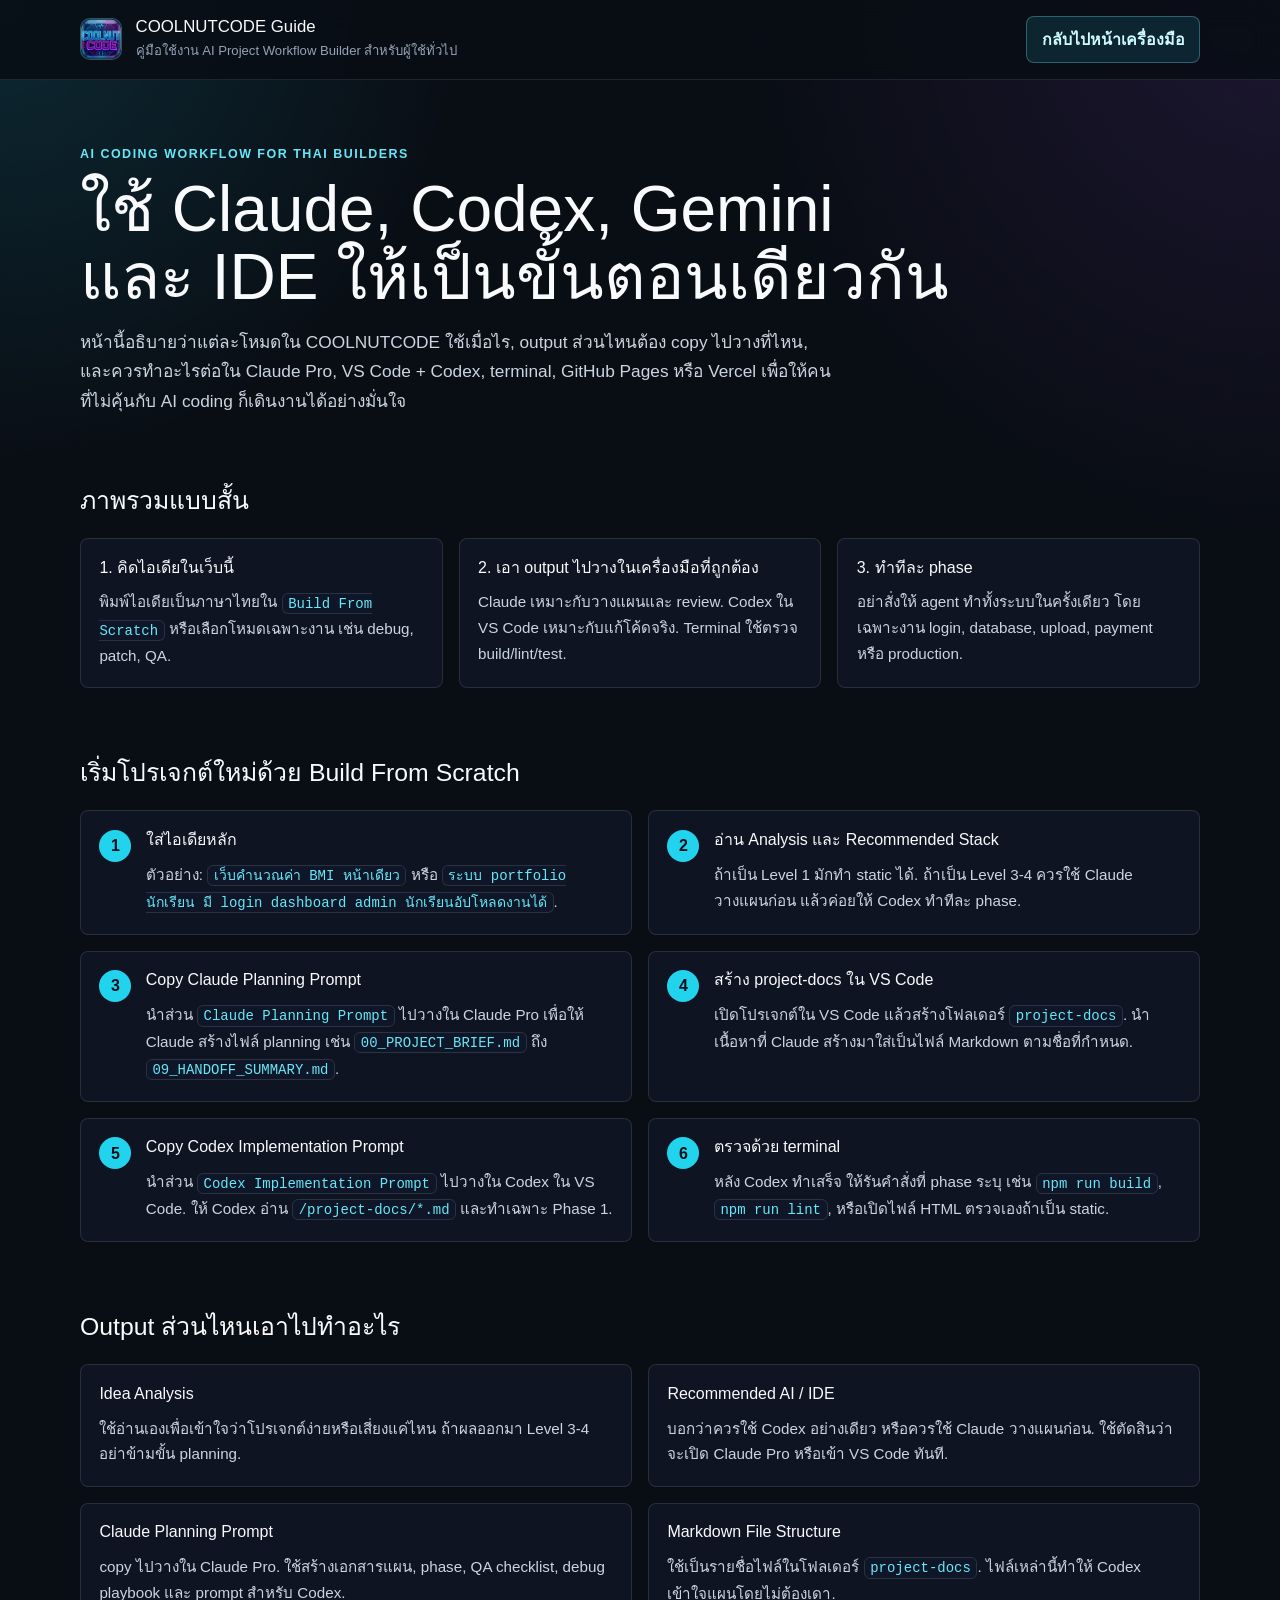
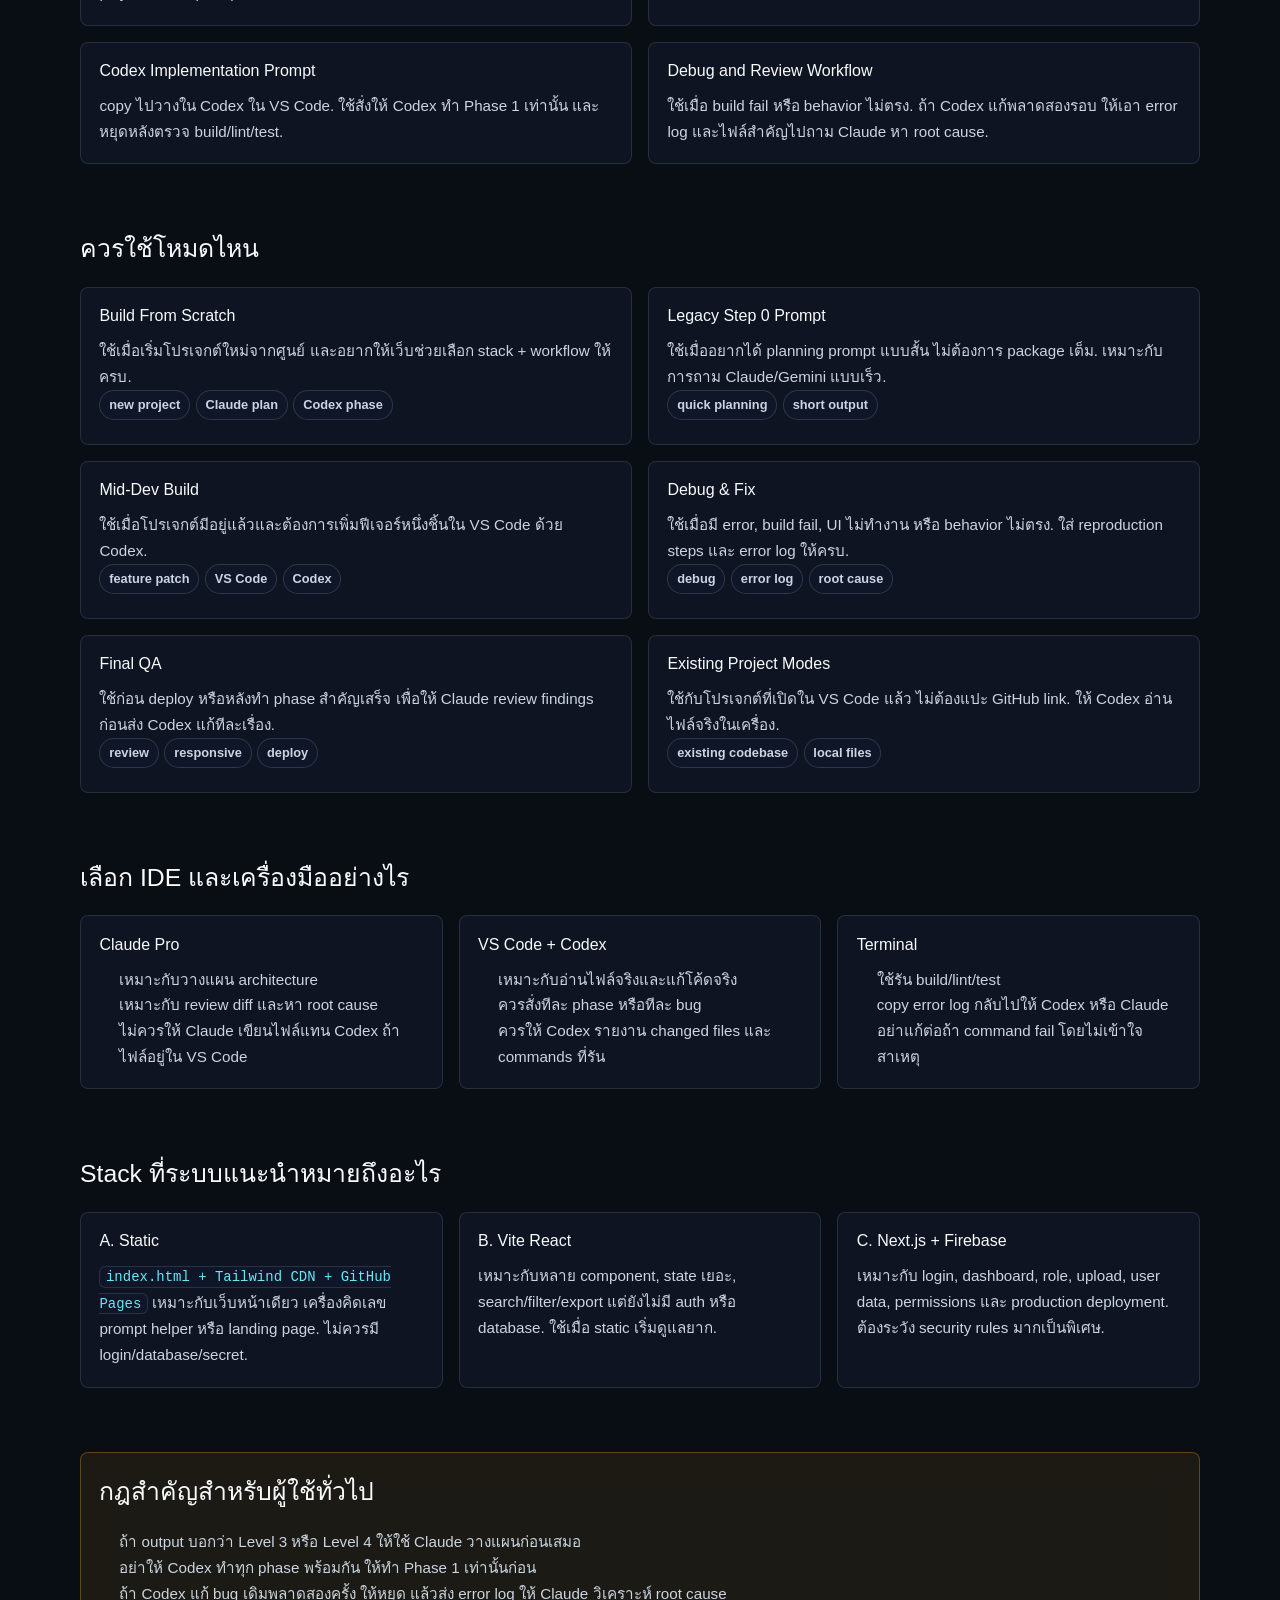
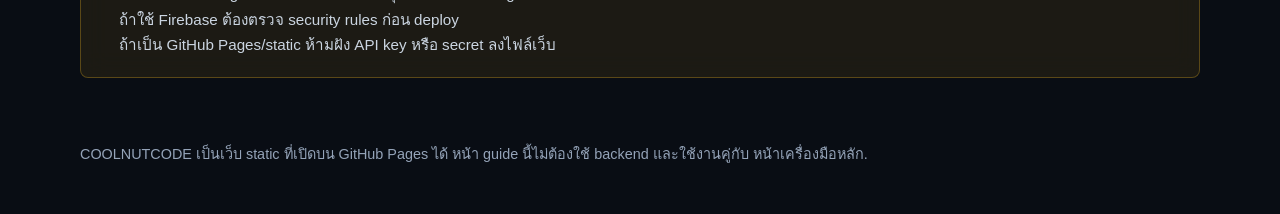
<file: guide.html>
<!DOCTYPE html>
<html lang="th">
<head>
    <meta charset="UTF-8">
    <meta name="viewport" content="width=device-width, initial-scale=1.0">
    <title>คู่มือ COOLNUTCODE - AI Project Workflow Builder</title>
    <link rel="stylesheet" href="./styles.css">
    <link rel="icon" type="image/png" href="./coolnutcode-icon-192.png">
    <link rel="apple-touch-icon" href="./coolnutcode-apple-touch-icon.png">
    <link rel="manifest" href="./manifest.webmanifest">
    <style>
        :root { color-scheme: dark; }
        * { box-sizing: border-box; }
        body {
            margin: 0;
            background: #090d14;
            color: #f8fafc;
            font-family: "Segoe UI", Tahoma, Geneva, Verdana, sans-serif;
            line-height: 1.7;
        }
        a { color: inherit; }
        code {
            border: 1px solid rgba(148, 163, 184, 0.2);
            border-radius: 6px;
            background: rgba(15, 23, 42, 0.85);
            padding: 0.1rem 0.35rem;
            color: #67e8f9;
            font-size: 0.92em;
            overflow-wrap: anywhere;
        }
        .page {
            min-height: 100vh;
            background:
                radial-gradient(circle at top left, rgba(34, 211, 238, 0.14), transparent 30rem),
                radial-gradient(circle at top right, rgba(168, 85, 247, 0.12), transparent 34rem),
                #090d14;
        }
        .wrap {
            width: min(1120px, calc(100% - 32px));
            margin: 0 auto;
        }
        .topbar {
            position: sticky;
            top: 0;
            z-index: 10;
            border-bottom: 1px solid rgba(148, 163, 184, 0.16);
            background: rgba(9, 13, 20, 0.86);
            backdrop-filter: blur(14px);
        }
        .topbar-inner {
            display: flex;
            align-items: center;
            justify-content: space-between;
            gap: 1rem;
            padding: 1rem 0;
        }
        .brand {
            display: flex;
            align-items: center;
            gap: 0.85rem;
            min-width: 0;
        }
        .logo {
            display: block;
            width: 42px;
            height: 42px;
            border: 1px solid rgba(103, 232, 249, 0.28);
            border-radius: 10px;
            background: rgba(8, 145, 178, 0.16);
            object-fit: contain;
        }
        .brand h1 {
            margin: 0;
            font-size: 1.05rem;
            line-height: 1.2;
        }
        .brand p {
            margin: 0.15rem 0 0;
            color: #94a3b8;
            font-size: 0.82rem;
        }
        .button {
            display: inline-flex;
            align-items: center;
            justify-content: center;
            min-height: 40px;
            border: 1px solid rgba(103, 232, 249, 0.32);
            border-radius: 8px;
            background: rgba(34, 211, 238, 0.12);
            padding: 0.55rem 0.9rem;
            color: #cffafe;
            font-weight: 700;
            text-decoration: none;
        }
        .hero {
            padding: 4rem 0 2rem;
        }
        .eyebrow {
            color: #67e8f9;
            font-size: 0.78rem;
            font-weight: 800;
            letter-spacing: 0.12em;
            text-transform: uppercase;
        }
        .hero h2 {
            max-width: 880px;
            margin: 0.7rem 0 1rem;
            font-size: clamp(2rem, 5vw, 4.4rem);
            line-height: 1.06;
            letter-spacing: 0;
        }
        .hero p {
            max-width: 760px;
            margin: 0;
            color: #cbd5e1;
            font-size: 1.08rem;
        }
        .grid {
            display: grid;
            gap: 1rem;
        }
        .grid.two {
            grid-template-columns: repeat(2, minmax(0, 1fr));
        }
        .grid.three {
            grid-template-columns: repeat(3, minmax(0, 1fr));
        }
        .card {
            border: 1px solid rgba(148, 163, 184, 0.18);
            border-radius: 8px;
            background: rgba(17, 24, 39, 0.78);
            backdrop-filter: blur(14px);
            padding: 1.15rem;
        }
        .card h3,
        .card h4 {
            margin: 0 0 0.7rem;
            line-height: 1.3;
        }
        .card p,
        .card li {
            color: #cbd5e1;
            font-size: 0.95rem;
        }
        .card ul,
        .card ol {
            margin: 0.5rem 0 0;
            padding-left: 1.25rem;
        }
        .section {
            padding: 2rem 0;
        }
        .section-title {
            margin: 0 0 1rem;
            font-size: 1.55rem;
        }
        .step {
            display: grid;
            grid-template-columns: auto minmax(0, 1fr);
            gap: 0.9rem;
        }
        .num {
            display: grid;
            width: 32px;
            height: 32px;
            place-items: center;
            border-radius: 999px;
            background: #22d3ee;
            color: #031019;
            font-weight: 900;
        }
        .tag {
            display: inline-block;
            margin: 0 0.35rem 0.35rem 0;
            border: 1px solid rgba(148, 163, 184, 0.24);
            border-radius: 999px;
            background: rgba(15, 23, 42, 0.88);
            padding: 0.2rem 0.55rem;
            color: #cbd5e1;
            font-size: 0.8rem;
            font-weight: 700;
        }
        .callout {
            border-color: rgba(251, 191, 36, 0.28);
            background: rgba(251, 191, 36, 0.08);
        }
        .footer {
            padding: 2rem 0 3rem;
            color: #94a3b8;
            font-size: 0.9rem;
        }
        @media (max-width: 860px) {
            .grid.two,
            .grid.three {
                grid-template-columns: 1fr;
            }
            .topbar-inner {
                align-items: flex-start;
                flex-direction: column;
            }
            .button {
                width: 100%;
            }
            .hero {
                padding-top: 2.6rem;
            }
        }
        @media (max-width: 420px) {
            .wrap {
                width: min(100% - 24px, 1120px);
            }
            .hero h2 {
                font-size: 1.8rem;
            }
            .card {
                padding: 1rem;
            }
        }
    </style>
</head>
<body>
    <div class="page">
        <header class="topbar">
            <div class="wrap topbar-inner">
                <div class="brand">
                    <img class="logo" src="./coolnutcode-logo-web.png" alt="COOLNUTCODE logo">
                    <div>
                        <h1>COOLNUTCODE Guide</h1>
                        <p>คู่มือใช้งาน AI Project Workflow Builder สำหรับผู้ใช้ทั่วไป</p>
                    </div>
                </div>
                <a class="button" href="./index.html">กลับไปหน้าเครื่องมือ</a>
            </div>
        </header>

        <main class="wrap">
            <section class="hero">
                <div class="eyebrow">AI Coding Workflow For Thai Builders</div>
                <h2>ใช้ Claude, Codex, Gemini และ IDE ให้เป็นขั้นตอนเดียวกัน</h2>
                <p>
                    หน้านี้อธิบายว่าแต่ละโหมดใน COOLNUTCODE ใช้เมื่อไร, output ส่วนไหนต้อง copy ไปวางที่ไหน,
                    และควรทำอะไรต่อใน Claude Pro, VS Code + Codex, terminal, GitHub Pages หรือ Vercel
                    เพื่อให้คนที่ไม่คุ้นกับ AI coding ก็เดินงานได้อย่างมั่นใจ
                </p>
            </section>

            <section class="section">
                <h2 class="section-title">ภาพรวมแบบสั้น</h2>
                <div class="grid three">
                    <article class="card">
                        <h3>1. คิดไอเดียในเว็บนี้</h3>
                        <p>พิมพ์ไอเดียเป็นภาษาไทยใน <code>Build From Scratch</code> หรือเลือกโหมดเฉพาะงาน เช่น debug, patch, QA.</p>
                    </article>
                    <article class="card">
                        <h3>2. เอา output ไปวางในเครื่องมือที่ถูกต้อง</h3>
                        <p>Claude เหมาะกับวางแผนและ review. Codex ใน VS Code เหมาะกับแก้โค้ดจริง. Terminal ใช้ตรวจ build/lint/test.</p>
                    </article>
                    <article class="card">
                        <h3>3. ทำทีละ phase</h3>
                        <p>อย่าสั่งให้ agent ทำทั้งระบบในครั้งเดียว โดยเฉพาะงาน login, database, upload, payment หรือ production.</p>
                    </article>
                </div>
            </section>

            <section class="section">
                <h2 class="section-title">เริ่มโปรเจกต์ใหม่ด้วย Build From Scratch</h2>
                <div class="grid two">
                    <article class="card step">
                        <div class="num">1</div>
                        <div>
                            <h3>ใส่ไอเดียหลัก</h3>
                            <p>ตัวอย่าง: <code>เว็บคำนวณค่า BMI หน้าเดียว</code> หรือ <code>ระบบ portfolio นักเรียน มี login dashboard admin นักเรียนอัปโหลดงานได้</code>.</p>
                        </div>
                    </article>
                    <article class="card step">
                        <div class="num">2</div>
                        <div>
                            <h3>อ่าน Analysis และ Recommended Stack</h3>
                            <p>ถ้าเป็น Level 1 มักทำ static ได้. ถ้าเป็น Level 3-4 ควรใช้ Claude วางแผนก่อน แล้วค่อยให้ Codex ทำทีละ phase.</p>
                        </div>
                    </article>
                    <article class="card step">
                        <div class="num">3</div>
                        <div>
                            <h3>Copy Claude Planning Prompt</h3>
                            <p>นำส่วน <code>Claude Planning Prompt</code> ไปวางใน Claude Pro เพื่อให้ Claude สร้างไฟล์ planning เช่น <code>00_PROJECT_BRIEF.md</code> ถึง <code>09_HANDOFF_SUMMARY.md</code>.</p>
                        </div>
                    </article>
                    <article class="card step">
                        <div class="num">4</div>
                        <div>
                            <h3>สร้าง project-docs ใน VS Code</h3>
                            <p>เปิดโปรเจกต์ใน VS Code แล้วสร้างโฟลเดอร์ <code>project-docs</code>. นำเนื้อหาที่ Claude สร้างมาใส่เป็นไฟล์ Markdown ตามชื่อที่กำหนด.</p>
                        </div>
                    </article>
                    <article class="card step">
                        <div class="num">5</div>
                        <div>
                            <h3>Copy Codex Implementation Prompt</h3>
                            <p>นำส่วน <code>Codex Implementation Prompt</code> ไปวางใน Codex ใน VS Code. ให้ Codex อ่าน <code>/project-docs/*.md</code> และทำเฉพาะ Phase 1.</p>
                        </div>
                    </article>
                    <article class="card step">
                        <div class="num">6</div>
                        <div>
                            <h3>ตรวจด้วย terminal</h3>
                            <p>หลัง Codex ทำเสร็จ ให้รันคำสั่งที่ phase ระบุ เช่น <code>npm run build</code>, <code>npm run lint</code>, หรือเปิดไฟล์ HTML ตรวจเองถ้าเป็น static.</p>
                        </div>
                    </article>
                </div>
            </section>

            <section class="section">
                <h2 class="section-title">Output ส่วนไหนเอาไปทำอะไร</h2>
                <div class="grid two">
                    <article class="card">
                        <h3>Idea Analysis</h3>
                        <p>ใช้อ่านเองเพื่อเข้าใจว่าโปรเจกต์ง่ายหรือเสี่ยงแค่ไหน ถ้าผลออกมา Level 3-4 อย่าข้ามขั้น planning.</p>
                    </article>
                    <article class="card">
                        <h3>Recommended AI / IDE</h3>
                        <p>บอกว่าควรใช้ Codex อย่างเดียว หรือควรใช้ Claude วางแผนก่อน. ใช้ตัดสินว่าจะเปิด Claude Pro หรือเข้า VS Code ทันที.</p>
                    </article>
                    <article class="card">
                        <h3>Claude Planning Prompt</h3>
                        <p>copy ไปวางใน Claude Pro. ใช้สร้างเอกสารแผน, phase, QA checklist, debug playbook และ prompt สำหรับ Codex.</p>
                    </article>
                    <article class="card">
                        <h3>Markdown File Structure</h3>
                        <p>ใช้เป็นรายชื่อไฟล์ในโฟลเดอร์ <code>project-docs</code>. ไฟล์เหล่านี้ทำให้ Codex เข้าใจแผนโดยไม่ต้องเดา.</p>
                    </article>
                    <article class="card">
                        <h3>Codex Implementation Prompt</h3>
                        <p>copy ไปวางใน Codex ใน VS Code. ใช้สั่งให้ Codex ทำ Phase 1 เท่านั้น และหยุดหลังตรวจ build/lint/test.</p>
                    </article>
                    <article class="card">
                        <h3>Debug and Review Workflow</h3>
                        <p>ใช้เมื่อ build fail หรือ behavior ไม่ตรง. ถ้า Codex แก้พลาดสองรอบ ให้เอา error log และไฟล์สำคัญไปถาม Claude หา root cause.</p>
                    </article>
                </div>
            </section>

            <section class="section">
                <h2 class="section-title">ควรใช้โหมดไหน</h2>
                <div class="grid two">
                    <article class="card">
                        <h3>Build From Scratch</h3>
                        <p>ใช้เมื่อเริ่มโปรเจกต์ใหม่จากศูนย์ และอยากให้เว็บช่วยเลือก stack + workflow ให้ครบ.</p>
                        <span class="tag">new project</span><span class="tag">Claude plan</span><span class="tag">Codex phase</span>
                    </article>
                    <article class="card">
                        <h3>Legacy Step 0 Prompt</h3>
                        <p>ใช้เมื่ออยากได้ planning prompt แบบสั้น ไม่ต้องการ package เต็ม. เหมาะกับการถาม Claude/Gemini แบบเร็ว.</p>
                        <span class="tag">quick planning</span><span class="tag">short output</span>
                    </article>
                    <article class="card">
                        <h3>Mid-Dev Build</h3>
                        <p>ใช้เมื่อโปรเจกต์มีอยู่แล้วและต้องการเพิ่มฟีเจอร์หนึ่งชิ้นใน VS Code ด้วย Codex.</p>
                        <span class="tag">feature patch</span><span class="tag">VS Code</span><span class="tag">Codex</span>
                    </article>
                    <article class="card">
                        <h3>Debug & Fix</h3>
                        <p>ใช้เมื่อมี error, build fail, UI ไม่ทำงาน หรือ behavior ไม่ตรง. ใส่ reproduction steps และ error log ให้ครบ.</p>
                        <span class="tag">debug</span><span class="tag">error log</span><span class="tag">root cause</span>
                    </article>
                    <article class="card">
                        <h3>Final QA</h3>
                        <p>ใช้ก่อน deploy หรือหลังทำ phase สำคัญเสร็จ เพื่อให้ Claude review findings ก่อนส่ง Codex แก้ทีละเรื่อง.</p>
                        <span class="tag">review</span><span class="tag">responsive</span><span class="tag">deploy</span>
                    </article>
                    <article class="card">
                        <h3>Existing Project Modes</h3>
                        <p>ใช้กับโปรเจกต์ที่เปิดใน VS Code แล้ว ไม่ต้องแปะ GitHub link. ให้ Codex อ่านไฟล์จริงในเครื่อง.</p>
                        <span class="tag">existing codebase</span><span class="tag">local files</span>
                    </article>
                </div>
            </section>

            <section class="section">
                <h2 class="section-title">เลือก IDE และเครื่องมืออย่างไร</h2>
                <div class="grid three">
                    <article class="card">
                        <h3>Claude Pro</h3>
                        <ul>
                            <li>เหมาะกับวางแผน architecture</li>
                            <li>เหมาะกับ review diff และหา root cause</li>
                            <li>ไม่ควรให้ Claude เขียนไฟล์แทน Codex ถ้าไฟล์อยู่ใน VS Code</li>
                        </ul>
                    </article>
                    <article class="card">
                        <h3>VS Code + Codex</h3>
                        <ul>
                            <li>เหมาะกับอ่านไฟล์จริงและแก้โค้ดจริง</li>
                            <li>ควรสั่งทีละ phase หรือทีละ bug</li>
                            <li>ควรให้ Codex รายงาน changed files และ commands ที่รัน</li>
                        </ul>
                    </article>
                    <article class="card">
                        <h3>Terminal</h3>
                        <ul>
                            <li>ใช้รัน build/lint/test</li>
                            <li>copy error log กลับไปให้ Codex หรือ Claude</li>
                            <li>อย่าแก้ต่อถ้า command fail โดยไม่เข้าใจสาเหตุ</li>
                        </ul>
                    </article>
                </div>
            </section>

            <section class="section">
                <h2 class="section-title">Stack ที่ระบบแนะนำหมายถึงอะไร</h2>
                <div class="grid three">
                    <article class="card">
                        <h3>A. Static</h3>
                        <p><code>index.html + Tailwind CDN + GitHub Pages</code> เหมาะกับเว็บหน้าเดียว เครื่องคิดเลข prompt helper หรือ landing page. ไม่ควรมี login/database/secret.</p>
                    </article>
                    <article class="card">
                        <h3>B. Vite React</h3>
                        <p>เหมาะกับหลาย component, state เยอะ, search/filter/export แต่ยังไม่มี auth หรือ database. ใช้เมื่อ static เริ่มดูแลยาก.</p>
                    </article>
                    <article class="card">
                        <h3>C. Next.js + Firebase</h3>
                        <p>เหมาะกับ login, dashboard, role, upload, user data, permissions และ production deployment. ต้องระวัง security rules มากเป็นพิเศษ.</p>
                    </article>
                </div>
            </section>

            <section class="section">
                <article class="card callout">
                    <h2 class="section-title">กฎสำคัญสำหรับผู้ใช้ทั่วไป</h2>
                    <ol>
                        <li>ถ้า output บอกว่า Level 3 หรือ Level 4 ให้ใช้ Claude วางแผนก่อนเสมอ</li>
                        <li>อย่าให้ Codex ทำทุก phase พร้อมกัน ให้ทำ Phase 1 เท่านั้นก่อน</li>
                        <li>ถ้า Codex แก้ bug เดิมพลาดสองครั้ง ให้หยุด แล้วส่ง error log ให้ Claude วิเคราะห์ root cause</li>
                        <li>ถ้าใช้ Firebase ต้องตรวจ security rules ก่อน deploy</li>
                        <li>ถ้าเป็น GitHub Pages/static ห้ามฝัง API key หรือ secret ลงไฟล์เว็บ</li>
                    </ol>
                </article>
            </section>
        </main>

        <footer class="wrap footer">
            <p>COOLNUTCODE เป็นเว็บ static ที่เปิดบน GitHub Pages ได้ หน้า guide นี้ไม่ต้องใช้ backend และใช้งานคู่กับ <a href="./index.html">หน้าเครื่องมือหลัก</a>.</p>
        </footer>
    </div>
</body>
</html>
</file>
<file: styles.css>
*,:after,:before{--tw-border-spacing-x:0;--tw-border-spacing-y:0;--tw-translate-x:0;--tw-translate-y:0;--tw-rotate:0;--tw-skew-x:0;--tw-skew-y:0;--tw-scale-x:1;--tw-scale-y:1;--tw-pan-x: ;--tw-pan-y: ;--tw-pinch-zoom: ;--tw-scroll-snap-strictness:proximity;--tw-gradient-from-position: ;--tw-gradient-via-position: ;--tw-gradient-to-position: ;--tw-ordinal: ;--tw-slashed-zero: ;--tw-numeric-figure: ;--tw-numeric-spacing: ;--tw-numeric-fraction: ;--tw-ring-inset: ;--tw-ring-offset-width:0px;--tw-ring-offset-color:#fff;--tw-ring-color:rgba(59,130,246,.5);--tw-ring-offset-shadow:0 0 #0000;--tw-ring-shadow:0 0 #0000;--tw-shadow:0 0 #0000;--tw-shadow-colored:0 0 #0000;--tw-blur: ;--tw-brightness: ;--tw-contrast: ;--tw-grayscale: ;--tw-hue-rotate: ;--tw-invert: ;--tw-saturate: ;--tw-sepia: ;--tw-drop-shadow: ;--tw-backdrop-blur: ;--tw-backdrop-brightness: ;--tw-backdrop-contrast: ;--tw-backdrop-grayscale: ;--tw-backdrop-hue-rotate: ;--tw-backdrop-invert: ;--tw-backdrop-opacity: ;--tw-backdrop-saturate: ;--tw-backdrop-sepia: ;--tw-contain-size: ;--tw-contain-layout: ;--tw-contain-paint: ;--tw-contain-style: }::backdrop{--tw-border-spacing-x:0;--tw-border-spacing-y:0;--tw-translate-x:0;--tw-translate-y:0;--tw-rotate:0;--tw-skew-x:0;--tw-skew-y:0;--tw-scale-x:1;--tw-scale-y:1;--tw-pan-x: ;--tw-pan-y: ;--tw-pinch-zoom: ;--tw-scroll-snap-strictness:proximity;--tw-gradient-from-position: ;--tw-gradient-via-position: ;--tw-gradient-to-position: ;--tw-ordinal: ;--tw-slashed-zero: ;--tw-numeric-figure: ;--tw-numeric-spacing: ;--tw-numeric-fraction: ;--tw-ring-inset: ;--tw-ring-offset-width:0px;--tw-ring-offset-color:#fff;--tw-ring-color:rgba(59,130,246,.5);--tw-ring-offset-shadow:0 0 #0000;--tw-ring-shadow:0 0 #0000;--tw-shadow:0 0 #0000;--tw-shadow-colored:0 0 #0000;--tw-blur: ;--tw-brightness: ;--tw-contrast: ;--tw-grayscale: ;--tw-hue-rotate: ;--tw-invert: ;--tw-saturate: ;--tw-sepia: ;--tw-drop-shadow: ;--tw-backdrop-blur: ;--tw-backdrop-brightness: ;--tw-backdrop-contrast: ;--tw-backdrop-grayscale: ;--tw-backdrop-hue-rotate: ;--tw-backdrop-invert: ;--tw-backdrop-opacity: ;--tw-backdrop-saturate: ;--tw-backdrop-sepia: ;--tw-contain-size: ;--tw-contain-layout: ;--tw-contain-paint: ;--tw-contain-style: }/*! tailwindcss v3.4.17 | MIT License | https://tailwindcss.com*/*,:after,:before{border:0 solid #e5e7eb;box-sizing:border-box}:after,:before{--tw-content:""}:host,html{-webkit-text-size-adjust:100%;font-feature-settings:normal;-webkit-tap-highlight-color:transparent;font-family:ui-sans-serif,system-ui,sans-serif,Apple Color Emoji,Segoe UI Emoji,Segoe UI Symbol,Noto Color Emoji;font-variation-settings:normal;line-height:1.5;-moz-tab-size:4;-o-tab-size:4;tab-size:4}body{line-height:inherit;margin:0}hr{border-top-width:1px;color:inherit;height:0}abbr:where([title]){-webkit-text-decoration:underline dotted;text-decoration:underline dotted}h1,h2,h3,h4,h5,h6{font-size:inherit;font-weight:inherit}a{color:inherit;text-decoration:inherit}b,strong{font-weight:bolder}code,kbd,pre,samp{font-feature-settings:normal;font-family:ui-monospace,SFMono-Regular,Menlo,Monaco,Consolas,Liberation Mono,Courier New,monospace;font-size:1em;font-variation-settings:normal}small{font-size:80%}sub,sup{font-size:75%;line-height:0;position:relative;vertical-align:baseline}sub{bottom:-.25em}sup{top:-.5em}table{border-collapse:collapse;border-color:inherit;text-indent:0}button,input,optgroup,select,textarea{font-feature-settings:inherit;color:inherit;font-family:inherit;font-size:100%;font-variation-settings:inherit;font-weight:inherit;letter-spacing:inherit;line-height:inherit;margin:0;padding:0}button,select{text-transform:none}button,input:where([type=button]),input:where([type=reset]),input:where([type=submit]){-webkit-appearance:button;background-color:transparent;background-image:none}:-moz-focusring{outline:auto}:-moz-ui-invalid{box-shadow:none}progress{vertical-align:baseline}::-webkit-inner-spin-button,::-webkit-outer-spin-button{height:auto}[type=search]{-webkit-appearance:textfield;outline-offset:-2px}::-webkit-search-decoration{-webkit-appearance:none}::-webkit-file-upload-button{-webkit-appearance:button;font:inherit}summary{display:list-item}blockquote,dd,dl,figure,h1,h2,h3,h4,h5,h6,hr,p,pre{margin:0}fieldset{margin:0}fieldset,legend{padding:0}menu,ol,ul{list-style:none;margin:0;padding:0}dialog{padding:0}textarea{resize:vertical}input::-moz-placeholder,textarea::-moz-placeholder{color:#9ca3af;opacity:1}input::placeholder,textarea::placeholder{color:#9ca3af;opacity:1}[role=button],button{cursor:pointer}:disabled{cursor:default}audio,canvas,embed,iframe,img,object,svg,video{display:block;vertical-align:middle}img,video{height:auto;max-width:100%}[hidden]:where(:not([hidden=until-found])){display:none}.static{position:static}.fixed{position:fixed}.sticky{position:sticky}.inset-0{inset:0}.inset-y-0{bottom:0;top:0}.left-0{left:0}.z-30{z-index:30}.z-40{z-index:40}.mx-auto{margin-left:auto;margin-right:auto}.mb-3{margin-bottom:.75rem}.mt-1{margin-top:.25rem}.mt-2{margin-top:.5rem}.mt-3{margin-top:.75rem}.mt-4{margin-top:1rem}.line-clamp-2{-webkit-box-orient:vertical;-webkit-line-clamp:2;display:-webkit-box;overflow:hidden}.block{display:block}.flex{display:flex}.inline-flex{display:inline-flex}.grid{display:grid}.h-10{height:2.5rem}.h-11{height:2.75rem}.h-12{height:3rem}.h-3{height:.75rem}.h-4{height:1rem}.h-5{height:1.25rem}.h-9{height:2.25rem}.h-full{height:100%}.min-h-\[260px\]{min-height:260px}.min-h-\[360px\]{min-height:360px}.min-h-screen{min-height:100vh}.w-10{width:2.5rem}.w-11{width:2.75rem}.w-12{width:3rem}.w-3{width:.75rem}.w-4{width:1rem}.w-5{width:1.25rem}.w-9{width:2.25rem}.w-\[min\(88vw\2c 20rem\)\]{width:min(88vw,20rem)}.w-full{width:100%}.min-w-0{min-width:0}.max-w-full{max-width:100%}.flex-1{flex:1 1 0%}.shrink-0{flex-shrink:0}.-translate-x-full{--tw-translate-x:-100%}.-translate-x-full,.translate-x-0{transform:translate(var(--tw-translate-x),var(--tw-translate-y)) rotate(var(--tw-rotate)) skewX(var(--tw-skew-x)) skewY(var(--tw-skew-y)) scaleX(var(--tw-scale-x)) scaleY(var(--tw-scale-y))}.translate-x-0{--tw-translate-x:0px}@keyframes spin{to{transform:rotate(1turn)}}.animate-spin{animation:spin 1s linear infinite}.resize-y{resize:vertical}.grid-cols-2{grid-template-columns:repeat(2,minmax(0,1fr))}.flex-col{flex-direction:column}.flex-wrap{flex-wrap:wrap}.place-items-center{place-items:center}.content-start{align-content:flex-start}.items-center{align-items:center}.justify-center{justify-content:center}.justify-between{justify-content:space-between}.gap-1\.5{gap:.375rem}.gap-2{gap:.5rem}.gap-3{gap:.75rem}.gap-4{gap:1rem}.gap-5{gap:1.25rem}.space-y-2>:not([hidden])~:not([hidden]){--tw-space-y-reverse:0;margin-bottom:calc(.5rem*var(--tw-space-y-reverse));margin-top:calc(.5rem*(1 - var(--tw-space-y-reverse)))}.space-y-3>:not([hidden])~:not([hidden]){--tw-space-y-reverse:0;margin-bottom:calc(.75rem*var(--tw-space-y-reverse));margin-top:calc(.75rem*(1 - var(--tw-space-y-reverse)))}.overflow-auto{overflow:auto}.overflow-hidden{overflow:hidden}.overflow-y-auto{overflow-y:auto}.truncate{overflow:hidden;text-overflow:ellipsis;white-space:nowrap}.whitespace-pre-wrap{white-space:pre-wrap}.break-words{overflow-wrap:break-word}.rounded-full{border-radius:9999px}.rounded-lg{border-radius:.5rem}.border{border-width:1px}.border-b{border-bottom-width:1px}.border-r{border-right-width:1px}.border-t{border-top-width:1px}.border-amber-200\/25{border-color:hsla(48,97%,77%,.25)}.border-amber-300\/20{border-color:rgba(252,211,77,.2)}.border-cyan-300\/25{border-color:rgba(103,232,249,.25)}.border-cyan-400\/50{border-color:rgba(34,211,238,.5)}.border-emerald-300\/25{border-color:rgba(110,231,183,.25)}.border-slate-700{--tw-border-opacity:1;border-color:rgb(51 65 85/var(--tw-border-opacity,1))}.border-slate-700\/60{border-color:rgba(51,65,85,.6)}.border-slate-800{--tw-border-opacity:1;border-color:rgb(30 41 59/var(--tw-border-opacity,1))}.border-transparent{border-color:transparent}.bg-\[\#05080f\]{--tw-bg-opacity:1;background-color:rgb(5 8 15/var(--tw-bg-opacity,1))}.bg-\[\#090d14\]{--tw-bg-opacity:1;background-color:rgb(9 13 20/var(--tw-bg-opacity,1))}.bg-amber-300\/10{background-color:rgba(252,211,77,.1)}.bg-amber-400\/10{background-color:rgba(251,191,36,.1)}.bg-cyan-400{--tw-bg-opacity:1;background-color:rgb(34 211 238/var(--tw-bg-opacity,1))}.bg-cyan-400\/10{background-color:rgba(34,211,238,.1)}.bg-cyan-500{--tw-bg-opacity:1;background-color:rgb(6 182 212/var(--tw-bg-opacity,1))}.bg-emerald-400\/10{background-color:rgba(52,211,153,.1)}.bg-emerald-400\/15{background-color:rgba(52,211,153,.15)}.bg-slate-800{--tw-bg-opacity:1;background-color:rgb(30 41 59/var(--tw-bg-opacity,1))}.bg-slate-900{--tw-bg-opacity:1;background-color:rgb(15 23 42/var(--tw-bg-opacity,1))}.bg-slate-900\/70{background-color:rgba(15,23,42,.7)}.bg-slate-950{--tw-bg-opacity:1;background-color:rgb(2 6 23/var(--tw-bg-opacity,1))}.bg-slate-950\/60{background-color:rgba(2,6,23,.6)}.bg-slate-950\/70{background-color:rgba(2,6,23,.7)}.bg-slate-950\/75{background-color:rgba(2,6,23,.75)}.object-contain{-o-object-fit:contain;object-fit:contain}.p-3{padding:.75rem}.p-4{padding:1rem}.p-5{padding:1.25rem}.px-2{padding-left:.5rem;padding-right:.5rem}.px-2\.5{padding-left:.625rem;padding-right:.625rem}.px-3{padding-left:.75rem;padding-right:.75rem}.px-4{padding-left:1rem;padding-right:1rem}.px-5{padding-left:1.25rem;padding-right:1.25rem}.py-0\.5{padding-bottom:.125rem;padding-top:.125rem}.py-1{padding-bottom:.25rem;padding-top:.25rem}.py-2{padding-bottom:.5rem;padding-top:.5rem}.py-2\.5{padding-bottom:.625rem;padding-top:.625rem}.py-3{padding-bottom:.75rem;padding-top:.75rem}.py-4{padding-bottom:1rem;padding-top:1rem}.text-left{text-align:left}.text-center{text-align:center}.font-mono{font-family:ui-monospace,SFMono-Regular,Menlo,Monaco,Consolas,Liberation Mono,Courier New,monospace}.text-\[11px\]{font-size:11px}.text-base{font-size:1rem;line-height:1.5rem}.text-lg{font-size:1.125rem;line-height:1.75rem}.text-sm{font-size:.875rem;line-height:1.25rem}.text-xl{font-size:1.25rem;line-height:1.75rem}.text-xs{font-size:.75rem;line-height:1rem}.font-bold{font-weight:700}.font-medium{font-weight:500}.font-semibold{font-weight:600}.uppercase{text-transform:uppercase}.leading-5{line-height:1.25rem}.leading-6{line-height:1.5rem}.leading-7{line-height:1.75rem}.tracking-tight{letter-spacing:-.025em}.tracking-widest{letter-spacing:.1em}.text-amber-100{--tw-text-opacity:1;color:rgb(254 243 199/var(--tw-text-opacity,1))}.text-amber-200{--tw-text-opacity:1;color:rgb(253 230 138/var(--tw-text-opacity,1))}.text-amber-300{--tw-text-opacity:1;color:rgb(252 211 77/var(--tw-text-opacity,1))}.text-cyan-100{--tw-text-opacity:1;color:rgb(207 250 254/var(--tw-text-opacity,1))}.text-cyan-200{--tw-text-opacity:1;color:rgb(165 243 252/var(--tw-text-opacity,1))}.text-cyan-300{--tw-text-opacity:1;color:rgb(103 232 249/var(--tw-text-opacity,1))}.text-emerald-200{--tw-text-opacity:1;color:rgb(167 243 208/var(--tw-text-opacity,1))}.text-emerald-300{--tw-text-opacity:1;color:rgb(110 231 183/var(--tw-text-opacity,1))}.text-slate-100{--tw-text-opacity:1;color:rgb(241 245 249/var(--tw-text-opacity,1))}.text-slate-200{--tw-text-opacity:1;color:rgb(226 232 240/var(--tw-text-opacity,1))}.text-slate-300{--tw-text-opacity:1;color:rgb(203 213 225/var(--tw-text-opacity,1))}.text-slate-400{--tw-text-opacity:1;color:rgb(148 163 184/var(--tw-text-opacity,1))}.text-slate-50{--tw-text-opacity:1;color:rgb(248 250 252/var(--tw-text-opacity,1))}.text-slate-500{--tw-text-opacity:1;color:rgb(100 116 139/var(--tw-text-opacity,1))}.text-slate-600{--tw-text-opacity:1;color:rgb(71 85 105/var(--tw-text-opacity,1))}.text-slate-950{--tw-text-opacity:1;color:rgb(2 6 23/var(--tw-text-opacity,1))}.text-violet-300{--tw-text-opacity:1;color:rgb(196 181 253/var(--tw-text-opacity,1))}.accent-cyan-400{accent-color:#22d3ee}.outline-none{outline:2px solid transparent;outline-offset:2px}.blur{--tw-blur:blur(8px);filter:var(--tw-blur) var(--tw-brightness) var(--tw-contrast) var(--tw-grayscale) var(--tw-hue-rotate) var(--tw-invert) var(--tw-saturate) var(--tw-sepia) var(--tw-drop-shadow)}.backdrop-blur-sm{--tw-backdrop-blur:blur(4px)}.backdrop-blur-sm,.backdrop-filter{backdrop-filter:var(--tw-backdrop-blur) var(--tw-backdrop-brightness) var(--tw-backdrop-contrast) var(--tw-backdrop-grayscale) var(--tw-backdrop-hue-rotate) var(--tw-backdrop-invert) var(--tw-backdrop-opacity) var(--tw-backdrop-saturate) var(--tw-backdrop-sepia)}.transition{transition-duration:.15s;transition-property:color,background-color,border-color,text-decoration-color,fill,stroke,opacity,box-shadow,transform,filter,backdrop-filter;transition-timing-function:cubic-bezier(.4,0,.2,1)}.transition-transform{transition-duration:.15s;transition-property:transform;transition-timing-function:cubic-bezier(.4,0,.2,1)}.duration-200{transition-duration:.2s}.placeholder\:text-slate-600::-moz-placeholder{--tw-text-opacity:1;color:rgb(71 85 105/var(--tw-text-opacity,1))}.placeholder\:text-slate-600::placeholder{--tw-text-opacity:1;color:rgb(71 85 105/var(--tw-text-opacity,1))}.hover\:border-slate-700:hover{--tw-border-opacity:1;border-color:rgb(51 65 85/var(--tw-border-opacity,1))}.hover\:bg-cyan-300:hover{--tw-bg-opacity:1;background-color:rgb(103 232 249/var(--tw-bg-opacity,1))}.hover\:bg-cyan-400\/15:hover{background-color:rgba(34,211,238,.15)}.hover\:bg-slate-700:hover{--tw-bg-opacity:1;background-color:rgb(51 65 85/var(--tw-bg-opacity,1))}.hover\:bg-slate-800:hover{--tw-bg-opacity:1;background-color:rgb(30 41 59/var(--tw-bg-opacity,1))}.hover\:bg-slate-800\/80:hover{background-color:rgba(30,41,59,.8)}.disabled\:cursor-not-allowed:disabled{cursor:not-allowed}.disabled\:bg-slate-700:disabled{--tw-bg-opacity:1;background-color:rgb(51 65 85/var(--tw-bg-opacity,1))}.disabled\:text-slate-500:disabled{--tw-text-opacity:1;color:rgb(100 116 139/var(--tw-text-opacity,1))}.disabled\:opacity-40:disabled{opacity:.4}@media (min-width:640px){.sm\:w-auto{width:auto}.sm\:flex-none{flex:none}.sm\:flex-row{flex-direction:row}.sm\:items-center{align-items:center}.sm\:p-5{padding:1.25rem}.sm\:p-6{padding:1.5rem}.sm\:px-6{padding-left:1.5rem;padding-right:1.5rem}}@media (min-width:768px){.md\:col-span-3{grid-column:span 3/span 3}.md\:grid-cols-2{grid-template-columns:repeat(2,minmax(0,1fr))}.md\:grid-cols-\[1fr_1fr_auto\]{grid-template-columns:1fr 1fr auto}}@media (min-width:1024px){.lg\:sticky{position:sticky}.lg\:top-0{top:0}.lg\:z-auto{z-index:auto}.lg\:hidden{display:none}.lg\:h-screen{height:100vh}.lg\:w-72{width:18rem}.lg\:translate-x-0{--tw-translate-x:0px;transform:translate(var(--tw-translate-x),var(--tw-translate-y)) rotate(var(--tw-rotate)) skewX(var(--tw-skew-x)) skewY(var(--tw-skew-y)) scaleX(var(--tw-scale-x)) scaleY(var(--tw-scale-y))}.lg\:grid-cols-3{grid-template-columns:repeat(3,minmax(0,1fr))}.lg\:flex-row{flex-direction:row}}@media (min-width:1280px){.xl\:w-auto{width:auto}.xl\:grid-cols-\[minmax\(0\2c 1fr\)_320px\]{grid-template-columns:minmax(0,1fr) 320px}.xl\:flex-row{flex-direction:row}.xl\:items-center{align-items:center}}
</file>
